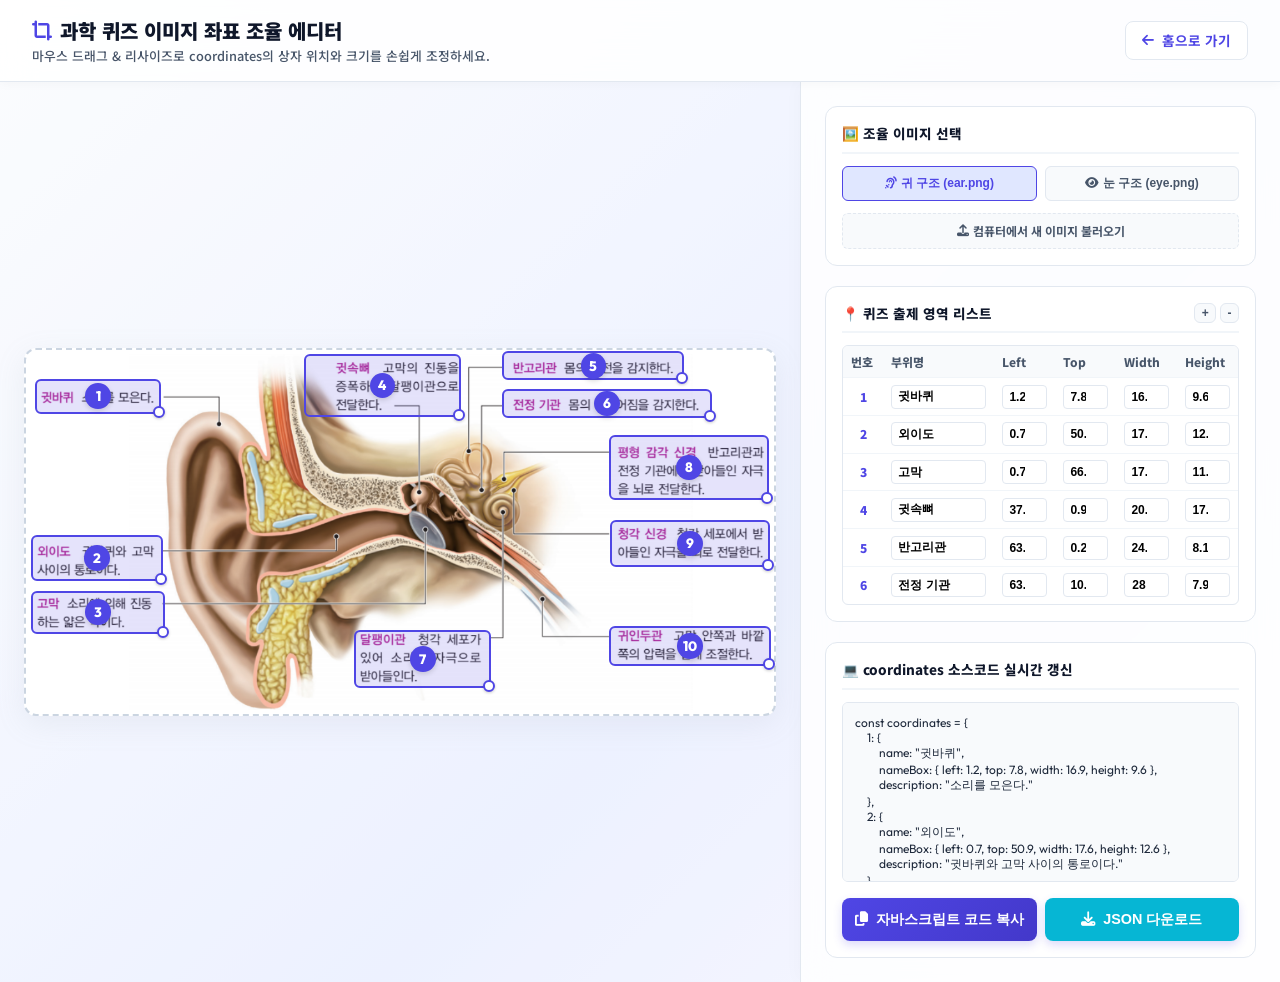
<file: imgControl.html>
<!DOCTYPE html>
<html lang="ko">
<head>
    <meta charset="UTF-8">
    <meta name="viewport" content="width=device-width, initial-scale=1.0">
    <title>과학실험실 퀴즈 좌표 조율 에디터</title>
    <link rel="icon" href="data:,">
    <!-- Google Fonts Outfit & Noto Sans KR -->
    <link href="https://fonts.googleapis.com/css2?family=Noto+Sans+KR:wght@300;400;500;700;900&family=Outfit:wght@400;600;700;800;900&display=swap" rel="stylesheet">
    <!-- FontAwesome Icons -->
    <link rel="stylesheet" href="https://cdnjs.cloudflare.com/ajax/libs/font-awesome/6.4.0/css/all.min.css">
    
    <style>
        :root {
            --primary: #4f46e5;
            --primary-hover: #4338ca;
            --primary-light: #e0e7ff;
            --neon-blue: #06b6d4;
            --neon-pink: #ec4899;
            --success: #10b981;
            --warning: #f59e0b;
            --danger: #ef4444;
            
            --slate-50: #f8fafc;
            --slate-100: #f1f5f9;
            --slate-200: #e2e8f0;
            --slate-300: #cbd5e1;
            --slate-600: #475569;
            --slate-800: #1e293b;
            --slate-900: #0f172a;
            
            --glass-bg: rgba(255, 255, 255, 0.9);
            --glass-border: rgba(255, 255, 255, 0.7);
            --shadow-md: 0 8px 30px rgba(149, 157, 165, 0.12);
            --shadow-lg: 0 16px 40px rgba(0, 0, 0, 0.08);
            
            --radius-md: 12px;
            --radius-lg: 20px;
        }

        * {
            box-sizing: border-box;
            margin: 0;
            padding: 0;
        }

        body {
            font-family: 'Noto Sans KR', sans-serif;
            background: linear-gradient(135deg, #f8fafc 0%, #e0e7ff 60%, #f5f3ff 100%);
            color: var(--slate-800);
            min-height: 100vh;
            display: flex;
            flex-direction: column;
            line-height: 1.5;
        }

        header {
            background: var(--glass-bg);
            backdrop-filter: blur(16px);
            border-bottom: 1px solid var(--slate-200);
            padding: 1rem 2rem;
            display: flex;
            justify-content: space-between;
            align-items: center;
            box-shadow: 0 2px 10px rgba(0, 0, 0, 0.03);
            z-index: 100;
        }

        .header-title h1 {
            font-size: 1.25rem;
            font-weight: 900;
            color: var(--slate-900);
            display: flex;
            align-items: center;
            gap: 0.5rem;
        }

        .header-title p {
            font-size: 0.8rem;
            color: var(--slate-600);
            font-weight: 500;
        }

        .btn-back {
            display: inline-flex;
            align-items: center;
            gap: 0.5rem;
            color: var(--primary);
            text-decoration: none;
            font-weight: 700;
            font-size: 0.85rem;
            background: white;
            padding: 0.5rem 1rem;
            border-radius: 8px;
            border: 1px solid var(--slate-200);
            transition: all 0.2s;
            cursor: pointer;
        }

        .btn-back:hover {
            color: var(--primary-hover);
            transform: translateX(-3px);
            border-color: var(--slate-300);
        }

        /* Main Workspace Layout */
        .workspace-container {
            display: grid;
            grid-template-columns: 1fr 480px;
            flex: 1;
            overflow: hidden;
            height: calc(100vh - 70px);
        }

        @media (max-width: 1024px) {
            .workspace-container {
                grid-template-columns: 1fr;
                height: auto;
                overflow: visible;
            }
        }

        /* Left side: Canvas viewport board */
        .canvas-viewport {
            padding: 1.5rem;
            display: flex;
            flex-direction: column;
            align-items: center;
            justify-content: center;
            overflow-y: auto;
            position: relative;
            background: rgba(255, 255, 255, 0.4);
        }

        .image-editor-board {
            position: relative;
            background: white;
            border: 2px dashed var(--slate-300);
            border-radius: var(--radius-md);
            padding: 4px;
            box-shadow: var(--shadow-md);
            max-width: 100%;
            display: inline-block;
            user-select: none;
        }

        .image-editor-board img {
            max-width: 100%;
            height: auto;
            display: block;
            border-radius: 8px;
            pointer-events: none;
        }

        /* Overlay Draggable / Resizable Box */
        .draggable-box {
            position: absolute;
            background: rgba(79, 70, 229, 0.15);
            border: 2px solid var(--primary);
            border-radius: 6px;
            box-sizing: border-box;
            cursor: move;
            display: flex;
            align-items: center;
            justify-content: center;
            z-index: 10;
            transition: background-color 0.2s, border-color 0.2s;
        }

        .draggable-box:hover, .draggable-box.active {
            background: rgba(236, 72, 153, 0.2);
            border-color: var(--neon-pink);
            z-index: 20;
        }

        .draggable-box .box-number {
            background: var(--primary);
            color: white;
            width: 1.6rem;
            height: 1.6rem;
            border-radius: 50%;
            display: flex;
            align-items: center;
            justify-content: center;
            font-family: 'Outfit', sans-serif;
            font-weight: 800;
            font-size: 0.85rem;
            pointer-events: none;
            box-shadow: 0 2px 5px rgba(0, 0, 0, 0.15);
        }

        .draggable-box:hover .box-number, .draggable-box.active .box-number {
            background: var(--neon-pink);
        }

        /* Resize Handle inside box */
        .resize-handle {
            position: absolute;
            width: 12px;
            height: 12px;
            background: white;
            border: 2px solid var(--primary);
            border-radius: 50%;
            right: -6px;
            bottom: -6px;
            cursor: se-resize;
            z-index: 30;
            box-shadow: 0 1px 3px rgba(0, 0, 0, 0.2);
        }

        .draggable-box:hover .resize-handle, .draggable-box.active .resize-handle {
            border-color: var(--neon-pink);
            background: white;
        }

        /* Right side: Control panel board */
        .control-panel {
            background: var(--glass-bg);
            backdrop-filter: blur(16px);
            border-left: 1px solid var(--slate-200);
            padding: 1.5rem;
            overflow-y: auto;
            display: flex;
            flex-direction: column;
            gap: 1.25rem;
            box-shadow: -4px 0 15px rgba(0, 0, 0, 0.02);
        }

        .panel-section {
            background: white;
            border-radius: var(--radius-md);
            padding: 1rem;
            border: 1px solid var(--slate-200);
            display: flex;
            flex-direction: column;
            gap: 0.75rem;
        }

        .section-title {
            font-size: 0.85rem;
            font-weight: 800;
            color: var(--slate-900);
            border-bottom: 2px solid var(--slate-100);
            padding-bottom: 0.5rem;
            display: flex;
            justify-content: space-between;
            align-items: center;
        }

        .btn-group {
            display: flex;
            gap: 0.5rem;
            flex-wrap: wrap;
        }

        .preset-btn {
            flex: 1;
            min-width: 80px;
            background: var(--slate-50);
            border: 1px solid var(--slate-200);
            border-radius: 6px;
            padding: 0.5rem;
            font-size: 0.75rem;
            font-weight: 700;
            color: var(--slate-600);
            cursor: pointer;
            transition: all 0.2s;
            display: inline-flex;
            align-items: center;
            justify-content: center;
            gap: 0.25rem;
        }

        .preset-btn:hover, .preset-btn.active {
            border-color: var(--primary);
            color: var(--primary);
            background: var(--primary-light);
        }

        .preset-btn:active {
            transform: scale(0.96);
        }

        /* Table list of boxes */
        .boxes-table-container {
            max-height: 260px;
            overflow-y: auto;
            border: 1px solid var(--slate-200);
            border-radius: 6px;
        }

        .boxes-table {
            width: 100%;
            border-collapse: collapse;
            font-size: 0.75rem;
        }

        .boxes-table th, .boxes-table td {
            padding: 0.4rem 0.5rem;
            text-align: left;
            border-bottom: 1px solid var(--slate-100);
        }

        .boxes-table th {
            background: var(--slate-50);
            color: var(--slate-600);
            font-weight: 800;
            position: sticky;
            top: 0;
            z-index: 1;
        }

        .boxes-table tr.active {
            background: var(--primary-light);
        }

        .boxes-table td input {
            width: 100%;
            border: 1px solid var(--slate-200);
            border-radius: 4px;
            padding: 0.25rem 0.4rem;
            font-size: 0.75rem;
            font-weight: 700;
        }

        .boxes-table td input:focus {
            border-color: var(--primary);
            outline: none;
        }

        .coord-input {
            width: 45px !important;
            text-align: center;
        }

        /* Code Generation Textarea */
        .code-textarea {
            width: 100%;
            height: 180px;
            font-family: 'Outfit', monospace;
            font-size: 0.75rem;
            padding: 0.75rem;
            border: 1px solid var(--slate-200);
            border-radius: 6px;
            background: var(--slate-50);
            color: var(--slate-800);
            resize: none;
            outline: none;
        }

        .code-textarea:focus {
            border-color: var(--primary);
            background: white;
        }

        .btn-action {
            width: 100%;
            background: linear-gradient(135deg, var(--primary) 0%, var(--primary-hover) 100%);
            color: white;
            font-weight: 800;
            font-size: 0.9rem;
            padding: 0.75rem;
            border: none;
            border-radius: 8px;
            cursor: pointer;
            box-shadow: 0 4px 10px rgba(79, 70, 229, 0.2);
            transition: all 0.2s;
            display: flex;
            align-items: center;
            justify-content: center;
            gap: 0.5rem;
        }

        .btn-action:hover {
            transform: translateY(-1px);
            box-shadow: 0 6px 15px rgba(79, 70, 229, 0.3);
        }

        /* File Upload */
        .file-upload-input {
            display: none;
        }
    </style>
</head>
<body>

    <header>
        <div class="header-title">
            <h1><i class="fa-solid fa-crop-simple" style="color: var(--primary);"></i> 과학 퀴즈 이미지 좌표 조율 에디터</h1>
            <p>마우스 드래그 & 리사이즈로 coordinates의 상자 위치와 크기를 손쉽게 조정하세요.</p>
        </div>
        <div>
            <a href="index.html" class="btn-back">
                <i class="fa-solid fa-arrow-left"></i> 홈으로 가기
            </a>
        </div>
    </header>

    <div class="workspace-container">
        
        <!-- Left: Image Canvas Viewport -->
        <div class="canvas-viewport" id="canvas-viewport">
            <div class="image-editor-board" id="editor-board">
                <img id="source-image" src="ear.png" alt="조율 대상 이미지">
                <!-- Draggable boxes rendered here -->
            </div>
        </div>

        <!-- Right: Control Panel Panel -->
        <div class="control-panel">
            
            <!-- Section 1: Image & Mode Select -->
            <div class="panel-section">
                <div class="section-title">
                    <span>🖼️ 조율 이미지 선택</span>
                </div>
                <div class="btn-group">
                    <button class="preset-btn active" id="btn-img-ear" onclick="selectImage('ear')">
                        <i class="fa-solid fa-ear-listen"></i> 귀 구조 (ear.png)
                    </button>
                    <button class="preset-btn" id="btn-img-eye" onclick="selectImage('eye')">
                        <i class="fa-solid fa-eye"></i> 눈 구조 (eye.png)
                    </button>
                </div>
                <div>
                    <label class="preset-btn" style="width: 100%; border-style: dashed; cursor: pointer;">
                        <input type="file" class="file-upload-input" accept="image/*" onchange="uploadImage(event)">
                        <i class="fa-solid fa-upload"></i> 컴퓨터에서 새 이미지 불러오기
                    </label>
                </div>
            </div>

            <!-- Section 2: Items Configuration -->
            <div class="panel-section">
                <div class="section-title">
                    <span>📍 퀴즈 출제 영역 리스트</span>
                    <div style="display: flex; gap: 0.25rem;">
                        <button class="preset-btn" style="padding: 0.15rem 0.4rem; min-width: auto;" onclick="addNewBox()" title="상자 추가">+</button>
                        <button class="preset-btn" style="padding: 0.15rem 0.4rem; min-width: auto;" onclick="removeLastBox()" title="마지막 상자 삭제">-</button>
                    </div>
                </div>
                
                <div class="boxes-table-container">
                    <table class="boxes-table">
                        <thead>
                            <tr>
                                <th style="width: 40px;">번호</th>
                                <th>부위명</th>
                                <th style="width: 50px;">Left</th>
                                <th style="width: 50px;">Top</th>
                                <th style="width: 50px;">Width</th>
                                <th style="width: 50px;">Height</th>
                            </tr>
                        </thead>
                        <tbody id="boxes-table-body">
                            <!-- Table rows rendered dynamically -->
                        </tbody>
                    </table>
                </div>
            </div>

            <!-- Section 3: Generated Output Code -->
            <div class="panel-section">
                <div class="section-title">
                    <span>💻 coordinates 소스코드 실시간 갱신</span>
                </div>
                <textarea class="code-textarea" id="generated-code" readonly onclick="this.select()"></textarea>
                <div class="btn-group" style="margin-top: 0.25rem;">
                    <button class="btn-action" style="flex: 1;" onclick="copyCodeToClipboard()">
                        <i class="fa-solid fa-copy"></i> 자바스크립트 코드 복사
                    </button>
                    <button class="btn-action" style="flex: 1; background: linear-gradient(135deg, var(--neon-blue) 0%, var(--neon-blue) 100%);" onclick="downloadJSON()">
                        <i class="fa-solid fa-download"></i> JSON 다운로드
                    </button>
                </div>
            </div>

        </div>

    </div>

    <!-- Notification Toast -->
    <div id="toast" class="toast-notification" style="position: fixed; bottom: 2rem; left: 50%; transform: translateX(-50%) translateY(100px); background: var(--slate-900); color: white; padding: 0.75rem 1.5rem; border-radius: 9999px; font-size: 0.85rem; font-weight: 700; box-shadow: var(--shadow-lg); z-index: 2000; display: flex; align-items: center; gap: 0.5rem; transition: transform 0.3s cubic-bezier(0.175, 0.885, 0.32, 1.275), opacity 0.3s; opacity: 0; pointer-events: none;">
        <i class="fa-solid fa-check-circle" style="color: var(--success);"></i>
        <span id="toast-text">복사되었습니다!</span>
    </div>

    <script>
        // Preset default ear quiz coordinates
        const earPresets = {
            1: { name: "귓바퀴", nameBox: { left: 1.2, top: 7.8, width: 16.9, height: 9.6 }, description: "소리를 모은다." },
            2: { name: "외이도", nameBox: { left: 0.7, top: 50.9, width: 17.6, height: 12.6 }, description: "귓바퀴와 고막 사이의 통로이다." },
            3: { name: "고막", nameBox: { left: 0.7, top: 66.2, width: 17.9, height: 11.8 }, description: "소리에 의해 진동하는 얇은 막이다." },
            4: { name: "귓속뼈", nameBox: { left: 37.2, top: 0.9, width: 20.9, height: 17.5 }, description: "고막의 진동을 증폭하여 달팽이관으로 전달한다." },
            5: { name: "반고리관", nameBox: { left: 63.7, top: 0.2, width: 24.3, height: 8.1 }, description: "몸의 회전을 감지한다." },
            6: { name: "전정 기관", nameBox: { left: 63.7, top: 10.7, width: 28.0, height: 7.9 }, description: "몸의 기울어짐을 감지한다." },
            7: { name: "달팽이관", nameBox: { left: 43.9, top: 77.1, width: 18.3, height: 15.9 }, description: "청각 세포가 있어 소리를 자극으로 받아들인다." },
            8: { name: "평형 감각 신경", nameBox: { left: 77.9, top: 23.3, width: 21.4, height: 17.9 }, description: "반고리관과 전정 기관에서 받아들인 자극을 뇌로 전달한다." },
            9: { name: "청각 신경", nameBox: { left: 78.1, top: 46.6, width: 21.3, height: 13.1 }, description: "청각 세포에서 받아들인 자극을 뇌로 전달한다." },
            10: { name: "귀인두관", nameBox: { left: 77.9, top: 75.9, width: 21.7, height: 10.9 }, description: "고막 안쪽과 바깥쪽의 압력을 같게 조절한다." }
        };

        // Preset default eye quiz coordinates
        const eyePresets = {
            1: { name: "공막", nameBox: { left: 19.7, top: 6.1, width: 21.0, height: 10.5 }, description: "눈의 가장 바깥을 싸고 있는 막으로, 흰자위에 해당한다." },
            2: { name: "각막", nameBox: { left: 2.5, top: 29.1, width: 21.5, height: 11.5 }, description: "홍채의 바깥을 싸는 투명한 막이다." },
            3: { name: "홍채", nameBox: { left: 2.3, top: 52.3, width: 21.5, height: 11.5 }, description: "눈으로 들어오는 빛의 양을 조절한다." },
            4: { name: "동공", nameBox: { left: 2.5, top: 68.9, width: 21.5, height: 11.5 }, description: "눈 안쪽으로 빛이 들어가는 구멍이다." },
            5: { name: "수정체", nameBox: { left: 2.4, top: 83.9, width: 21.5, height: 14.5 }, description: "볼록 렌즈와 같이 빛을 굴절시켜 망막에 상이 맺히게 한다." },
            6: { name: "맥락막", nameBox: { left: 46.3, top: 0.3, width: 24.0, height: 11.5 }, description: "검은색 색소가 있어 눈 속을 어둡게 한다." },
            7: { name: "유리체", nameBox: { left: 77.8, top: 13.8, width: 21.0, height: 15.5 }, description: "눈 속을 채우고 있는 투명한 물질로 눈의 형태를 유지한다." },
            8: { name: "시각 신경", nameBox: { left: 78.0, top: 31.3, width: 21.0, height: 11.5 }, description: "시각 세포의 자극을 뇌로 전달한다." },
            9: { name: "망막", nameBox: { left: 77.0, top: 51.5, width: 21.0, height: 11.5 }, description: "상이 맺히는 곳으로, 시각 세포가 있다." },
            10: { name: "맹점", nameBox: { left: 77.0, top: 65.0, width: 21.0, height: 17.5 }, description: "시각 신경이 모여 나가는 부분으로, 시각 세포가 없어 상이 맺히더라도 볼 수 없다." },
            11: { name: "섬모체", nameBox: { left: 77.1, top: 84.3, width: 21.0, height: 11.5 }, description: "수정체의 두께를 조절한다." }
        };

        // Active State Coordinates
        let coordinates = JSON.parse(JSON.stringify(earPresets));
        let activeImage = 'ear';
        let currentActiveBoxId = null;

        // Load / Init App
        window.addEventListener('DOMContentLoaded', () => {
            initApp();
            
            // Re-render when window resize because clientWidth changes
            window.addEventListener('resize', () => {
                renderOverlayBoxes();
            });
        });

        function initApp() {
            renderOverlayBoxes();
            renderControlTable();
            generateSourceCode();
        }

        // Switch ear/eye image
        function selectImage(type) {
            activeImage = type;
            document.getElementById('btn-img-ear').classList.toggle('active', type === 'ear');
            document.getElementById('btn-img-eye').classList.toggle('active', type === 'eye');
            
            const img = document.getElementById('source-image');
            img.src = type === 'ear' ? 'ear.png' : 'eye.png';
            
            coordinates = type === 'ear' 
                ? JSON.parse(JSON.stringify(earPresets)) 
                : JSON.parse(JSON.stringify(eyePresets));
            
            // Wait for image loading just in case
            img.onload = () => {
                initApp();
            };
            
            initApp();
        }

        // Upload custom image
        function uploadImage(event) {
            const file = event.target.files[0];
            if (!file) return;

            const reader = new FileReader();
            reader.onload = function(e) {
                const img = document.getElementById('source-image');
                img.src = e.target.result;
                
                // Clear active presets styling
                document.getElementById('btn-img-ear').classList.remove('active');
                document.getElementById('btn-img-eye').classList.remove('active');
                
                img.onload = () => {
                    initApp();
                };
            };
            reader.readAsDataURL(file);
        }

        // Render draggable elements on image
        function renderOverlayBoxes() {
            const board = document.getElementById('editor-board');
            const img = document.getElementById('source-image');
            
            // Remove previous boxes
            board.querySelectorAll('.draggable-box').forEach(el => el.remove());
            
            const imgWidth = img.clientWidth;
            const imgHeight = img.clientHeight;

            if (imgWidth === 0 || imgHeight === 0) {
                // Image not yet fully layouted, defer slightly
                setTimeout(renderOverlayBoxes, 100);
                return;
            }

            for (let id in coordinates) {
                const item = coordinates[id];
                const box = document.createElement('div');
                box.className = 'draggable-box';
                box.id = `box-overlay-${id}`;
                if (currentActiveBoxId == id) {
                    box.classList.add('active');
                }

                // Apply percent coordinates
                box.style.left = `${item.nameBox.left}%`;
                box.style.top = `${item.nameBox.top}%`;
                box.style.width = `${item.nameBox.width}%`;
                box.style.height = `${item.nameBox.height}%`;

                box.innerHTML = `
                    <span class="box-number">${id}</span>
                    <div class="resize-handle" id="handle-${id}"></div>
                `;

                // Bind mouse drag and resize events
                bindDragAndResizeEvents(box, parseInt(id));

                board.appendChild(box);
            }
        }

        // Render side panel control board table
        function renderControlTable() {
            const tbody = document.getElementById('boxes-table-body');
            tbody.innerHTML = '';

            for (let id in coordinates) {
                const item = coordinates[id];
                const tr = document.createElement('tr');
                tr.id = `tr-box-${id}`;
                if (currentActiveBoxId == id) {
                    tr.className = 'active';
                }

                tr.innerHTML = `
                    <td style="font-weight:900; text-align:center; color:var(--primary);">${id}</td>
                    <td>
                        <input type="text" value="${item.name}" oninput="updateItemName(${id}, this.value)" title="${item.description}">
                    </td>
                    <td>
                        <input type="number" class="coord-input" step="0.5" value="${item.nameBox.left}" oninput="updateCoord(${id}, 'left', this.value)">
                    </td>
                    <td>
                        <input type="number" class="coord-input" step="0.5" value="${item.nameBox.top}" oninput="updateCoord(${id}, 'top', this.value)">
                    </td>
                    <td>
                        <input type="number" class="coord-input" step="0.5" value="${item.nameBox.width}" oninput="updateCoord(${id}, 'width', this.value)">
                    </td>
                    <td>
                        <input type="number" class="coord-input" step="0.5" value="${item.nameBox.height}" oninput="updateCoord(${id}, 'height', this.value)">
                    </td>
                `;

                tr.onclick = () => selectActiveBox(id);
                tbody.appendChild(tr);
            }
        }

        function selectActiveBox(id) {
            currentActiveBoxId = id;
            
            // Remove active classes
            document.querySelectorAll('.draggable-box').forEach(el => el.classList.remove('active'));
            document.querySelectorAll('.boxes-table tr').forEach(el => el.classList.remove('active'));
            
            // Add active class
            const box = document.getElementById(`box-overlay-${id}`);
            if (box) box.classList.add('active');
            
            const tr = document.getElementById(`tr-box-${id}`);
            if (tr) tr.classList.add('active');
        }

        // Update nameBox coordinate from side inputs
        function updateCoord(id, key, val) {
            const numericVal = parseFloat(val);
            if (isNaN(numericVal)) return;

            // Clamp 0 to 100
            const clamped = Math.max(0, Math.min(100, numericVal));
            coordinates[id].nameBox[key] = clamped;

            // Sync visual box
            const box = document.getElementById(`box-overlay-${id}`);
            if (box) {
                box.style[key] = `${clamped}%`;
            }
            generateSourceCode();
        }

        // Update name
        function updateItemName(id, val) {
            coordinates[id].name = val.trim();
            generateSourceCode();
        }

        // Add box
        function addNewBox() {
            const nextId = Object.keys(coordinates).length + 1;
            coordinates[nextId] = {
                name: `새부위${nextId}`,
                nameBox: { left: 10.0, top: 10.0, width: 20.0, height: 8.0 },
                description: "기능 설명을 입력해 주세요."
            };
            initApp();
            selectActiveBox(nextId);
            showToastMessage(`상자 ${nextId}번이 생성되었습니다.`);
        }

        // Remove last box
        function removeLastBox() {
            const keys = Object.keys(coordinates);
            if (keys.length <= 2) {
                alert("퀴즈가 작동하려면 최소 2개 이상의 출제 영역이 필요합니다.");
                return;
            }
            const lastId = keys[keys.length - 1];
            delete coordinates[lastId];
            initApp();
            showToastMessage(`마지막 상자 ${lastId}번이 제거되었습니다.`);
        }

        // Drag & Resize Mouse Handlers
        function bindDragAndResizeEvents(box, id) {
            const handle = box.querySelector('.resize-handle');
            const img = document.getElementById('source-image');

            // Drag variables
            let isDragging = false;
            let isResizing = false;
            
            let startMouseX = 0;
            let startMouseY = 0;
            
            let startBoxLeftPx = 0;
            let startBoxTopPx = 0;
            let startBoxWidthPx = 0;
            let startBoxHeightPx = 0;

            box.addEventListener('mousedown', (e) => {
                if (e.target === handle) return; // Resize handles this
                e.preventDefault();
                selectActiveBox(id);

                isDragging = true;
                startMouseX = e.clientX;
                startMouseY = e.clientY;
                
                const rect = box.getBoundingClientRect();
                const parentRect = img.getBoundingClientRect();
                
                startBoxLeftPx = rect.left - parentRect.left;
                startBoxTopPx = rect.top - parentRect.top;
                
                document.addEventListener('mousemove', onMouseMove);
                document.addEventListener('mouseup', onMouseUp);
            });

            handle.addEventListener('mousedown', (e) => {
                e.preventDefault();
                e.stopPropagation();
                selectActiveBox(id);

                isResizing = true;
                startMouseX = e.clientX;
                startMouseY = e.clientY;
                
                const rect = box.getBoundingClientRect();
                startBoxWidthPx = rect.width;
                startBoxHeightPx = rect.height;

                const parentRect = img.getBoundingClientRect();
                startBoxLeftPx = rect.left - parentRect.left;
                startBoxTopPx = rect.top - parentRect.top;

                document.addEventListener('mousemove', onMouseMove);
                document.addEventListener('mouseup', onMouseUp);
            });

            function onMouseMove(e) {
                const imgWidth = img.clientWidth;
                const imgHeight = img.clientHeight;
                
                const deltaX = e.clientX - startMouseX;
                const deltaY = e.clientY - startMouseY;

                if (isDragging) {
                    let newLeftPx = startBoxLeftPx + deltaX;
                    let newTopPx = startBoxTopPx + deltaY;

                    // Bound clamping
                    const boxRect = box.getBoundingClientRect();
                    newLeftPx = Math.max(0, Math.min(imgWidth - boxRect.width, newLeftPx));
                    newTopPx = Math.max(0, Math.min(imgHeight - boxRect.height, newTopPx));

                    const leftPercent = parseFloat(((newLeftPx / imgWidth) * 100).toFixed(1));
                    const topPercent = parseFloat(((newTopPx / imgHeight) * 100).toFixed(1));

                    coordinates[id].nameBox.left = leftPercent;
                    coordinates[id].nameBox.top = topPercent;

                    box.style.left = `${leftPercent}%`;
                    box.style.top = `${topPercent}%`;

                    // Update values in side panel
                    syncRowInputs(id);
                }

                if (isResizing) {
                    let newWidthPx = startBoxWidthPx + deltaX;
                    let newHeightPx = startBoxHeightPx + deltaY;

                    // Min size limit
                    newWidthPx = Math.max(20, Math.min(imgWidth - startBoxLeftPx, newWidthPx));
                    newHeightPx = Math.max(15, Math.min(imgHeight - startBoxTopPx, newHeightPx));

                    const widthPercent = parseFloat(((newWidthPx / imgWidth) * 100).toFixed(1));
                    const heightPercent = parseFloat(((newHeightPx / imgHeight) * 100).toFixed(1));

                    coordinates[id].nameBox.width = widthPercent;
                    coordinates[id].nameBox.height = heightPercent;

                    box.style.width = `${widthPercent}%`;
                    box.style.height = `${heightPercent}%`;

                    // Update values in side panel
                    syncRowInputs(id);
                }
            }

            function onMouseUp() {
                isDragging = false;
                isResizing = false;
                document.removeEventListener('mousemove', onMouseMove);
                document.removeEventListener('mouseup', onMouseUp);
                
                generateSourceCode();
            }
        }

        // Sync numeric values in row fields
        function syncRowInputs(id) {
            const tr = document.getElementById(`tr-box-${id}`);
            if (!tr) return;
            const item = coordinates[id];
            
            const inputs = tr.querySelectorAll('.coord-input');
            inputs[0].value = item.nameBox.left;
            inputs[1].value = item.nameBox.top;
            inputs[2].value = item.nameBox.width;
            inputs[3].value = item.nameBox.height;
        }

        // Generate JavaScript Code block output
        function generateSourceCode() {
            let code = `const coordinates = {\n`;
            for (let id in coordinates) {
                const item = coordinates[id];
                code += `    ${id}: {\n`;
                code += `        name: "${item.name}",\n`;
                code += `        nameBox: { left: ${item.nameBox.left.toFixed(1)}, top: ${item.nameBox.top.toFixed(1)}, width: ${item.nameBox.width.toFixed(1)}, height: ${item.nameBox.height.toFixed(1)} },\n`;
                code += `        description: "${item.description || ''}"\n`;
                code += `    },\n`;
            }
            // Remove last comma and close
            code = code.slice(0, -2) + `\n};`;
            
            document.getElementById('generated-code').value = code;
        }

        // Copy source code to Clipboard
        function copyCodeToClipboard() {
            const textarea = document.getElementById('generated-code');
            textarea.select();
            
            try {
                document.execCommand('copy');
                showToastMessage('자바스크립트 코드가 복사되었습니다!');
            } catch (err) {
                alert('복사에 실패했습니다. 수동으로 복사해주세요.');
            }
        }

        // Download JSON format file
        function downloadJSON() {
            const dataStr = "data:text/json;charset=utf-8," + encodeURIComponent(JSON.stringify(coordinates, null, 4));
            const dlAnchorElem = document.createElement('a');
            dlAnchorElem.setAttribute("href", dataStr);
            dlAnchorElem.setAttribute("download", `coordinates_${activeImage}_quiz.json`);
            dlAnchorElem.click();
            showToastMessage('JSON 파일이 저장되었습니다.');
        }

        // Show Toast Notification Info
        function showToastMessage(msg) {
            const toast = document.getElementById('toast');
            document.getElementById('toast-text').innerText = msg;
            toast.style.opacity = '1';
            toast.style.transform = 'translateX(-50%) translateY(0)';

            setTimeout(() => {
                toast.style.opacity = '0';
                toast.style.transform = 'translateX(-50%) translateY(100px)';
            }, 2500);
        }
    </script>
</body>
</html>
</file>
